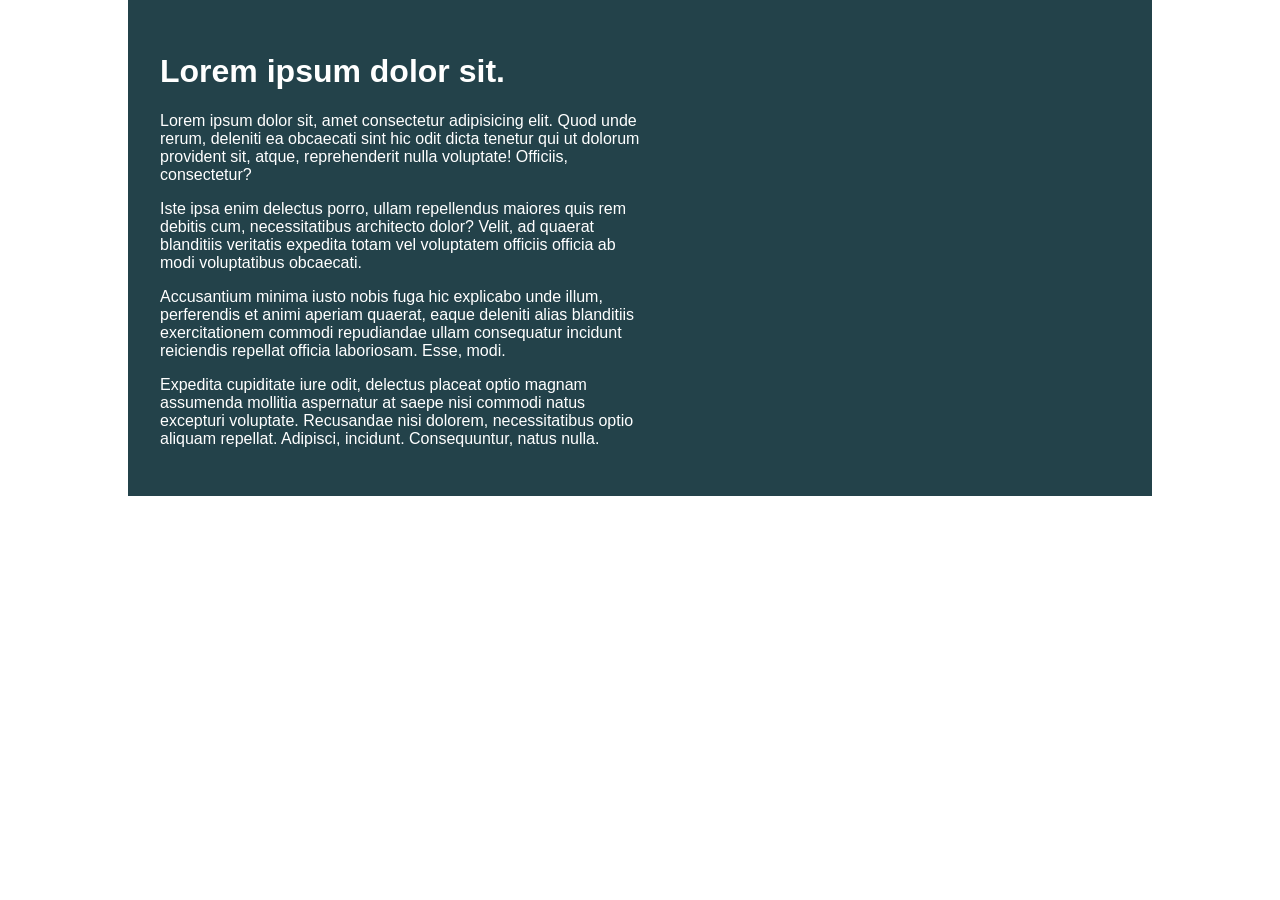
<file: challenge01/index.html>
<!doctype html>
<html lang="en">
  <head>
    <meta charset="UTF-8" />
    <meta
      name="viewport"
      content="width=device-width, initial-scale=1.0" />
    <title>Day 01</title>

    <link
      rel="stylesheet"
      href="style.css" />
  </head>

  <body>
    <div class="container">
      <div class="intro-content">
        <h1>Lorem ipsum dolor sit.</h1>
        <p>
          Lorem ipsum dolor sit, amet consectetur
          adipisicing elit. Quod unde rerum, deleniti ea
          obcaecati sint hic odit dicta tenetur qui ut
          dolorum provident sit, atque, reprehenderit nulla
          voluptate! Officiis, consectetur?
        </p>
        <p>
          Iste ipsa enim delectus porro, ullam repellendus
          maiores quis rem debitis cum, necessitatibus
          architecto dolor? Velit, ad quaerat blanditiis
          veritatis expedita totam vel voluptatem officiis
          officia ab modi voluptatibus obcaecati.
        </p>
        <p>
          Accusantium minima iusto nobis fuga hic explicabo
          unde illum, perferendis et animi aperiam quaerat,
          eaque deleniti alias blanditiis exercitationem
          commodi repudiandae ullam consequatur incidunt
          reiciendis repellat officia laboriosam. Esse,
          modi.
        </p>
        <p>
          Expedita cupiditate iure odit, delectus placeat
          optio magnam assumenda mollitia aspernatur at
          saepe nisi commodi natus excepturi voluptate.
          Recusandae nisi dolorem, necessitatibus optio
          aliquam repellat. Adipisci, incidunt.
          Consequuntur, natus nulla.
        </p>
      </div>
    </div>
  </body>
</html>
</file>
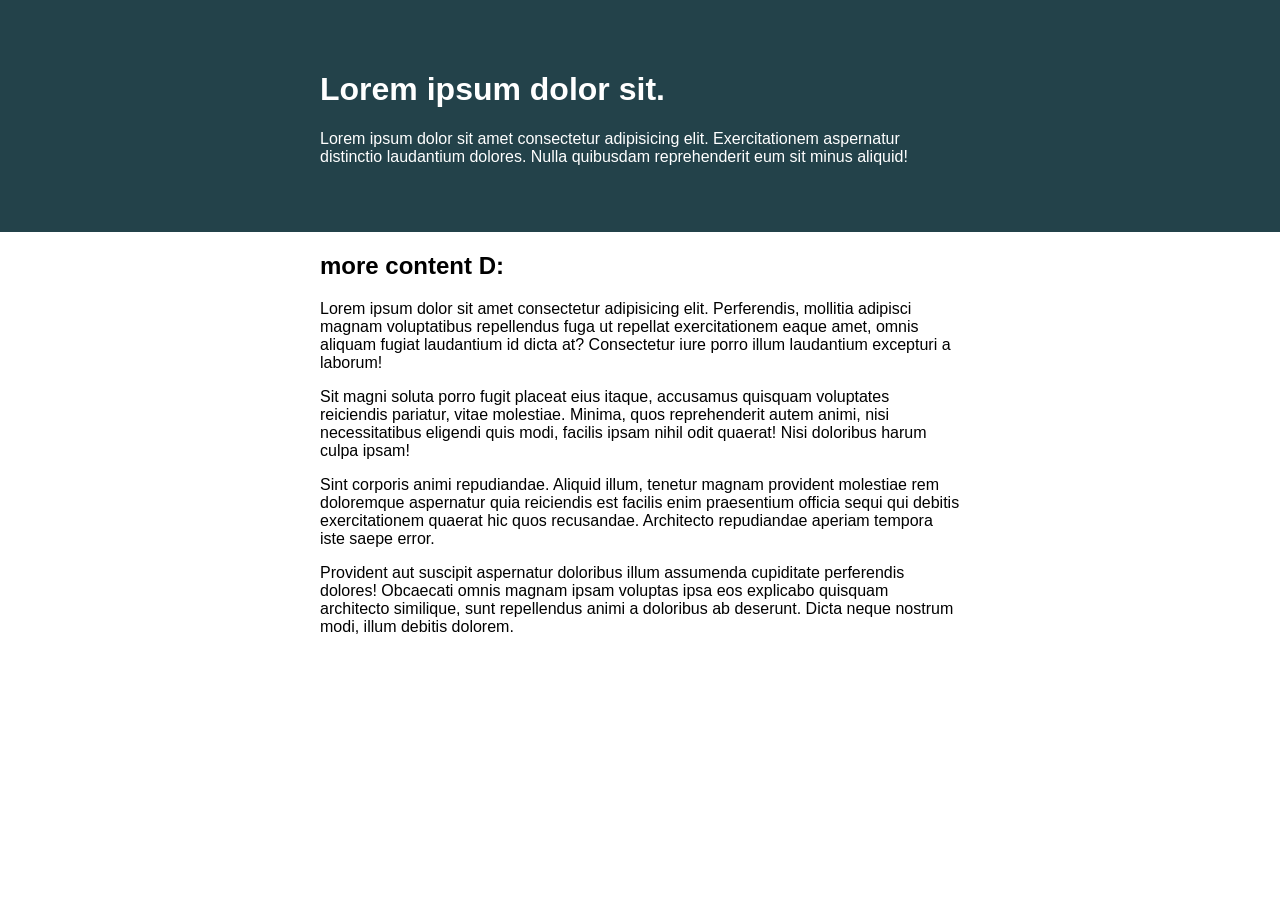
<file: challenge02/index.html>
<!doctype html>
<html lang="en">
  <head>
    <meta charset="UTF-8" />
    <meta
      name="viewport"
      content="width=device-width, initial-scale=1.0" />
    <title>Day 01</title>

    <link
      rel="stylesheet"
      href="style.css" />
  </head>
  <body>
    <div class="container">
      <div class="content">
        <h1>Lorem ipsum dolor sit.</h1>
        <p>
          Lorem ipsum dolor sit amet consectetur adipisicing
          elit. Exercitationem aspernatur distinctio
          laudantium dolores. Nulla quibusdam reprehenderit
          eum sit minus aliquid!
        </p>
      </div>
    </div>

    <div class="content">
      <h2>more content D:</h2>
      <p>
        Lorem ipsum dolor sit amet consectetur adipisicing
        elit. Perferendis, mollitia adipisci magnam
        voluptatibus repellendus fuga ut repellat
        exercitationem eaque amet, omnis aliquam fugiat
        laudantium id dicta at? Consectetur iure porro illum
        laudantium excepturi a laborum!
      </p>
      <p>
        Sit magni soluta porro fugit placeat eius itaque,
        accusamus quisquam voluptates reiciendis pariatur,
        vitae molestiae. Minima, quos reprehenderit autem
        animi, nisi necessitatibus eligendi quis modi,
        facilis ipsam nihil odit quaerat! Nisi doloribus
        harum culpa ipsam!
      </p>
      <p>
        Sint corporis animi repudiandae. Aliquid illum,
        tenetur magnam provident molestiae rem doloremque
        aspernatur quia reiciendis est facilis enim
        praesentium officia sequi qui debitis exercitationem
        quaerat hic quos recusandae. Architecto repudiandae
        aperiam tempora iste saepe error.
      </p>
      <p>
        Provident aut suscipit aspernatur doloribus illum
        assumenda cupiditate perferendis dolores! Obcaecati
        omnis magnam ipsam voluptas ipsa eos explicabo
        quisquam architecto similique, sunt repellendus
        animi a doloribus ab deserunt. Dicta neque nostrum
        modi, illum debitis dolorem.
      </p>
    </div>
  </body>
</html>
</file>
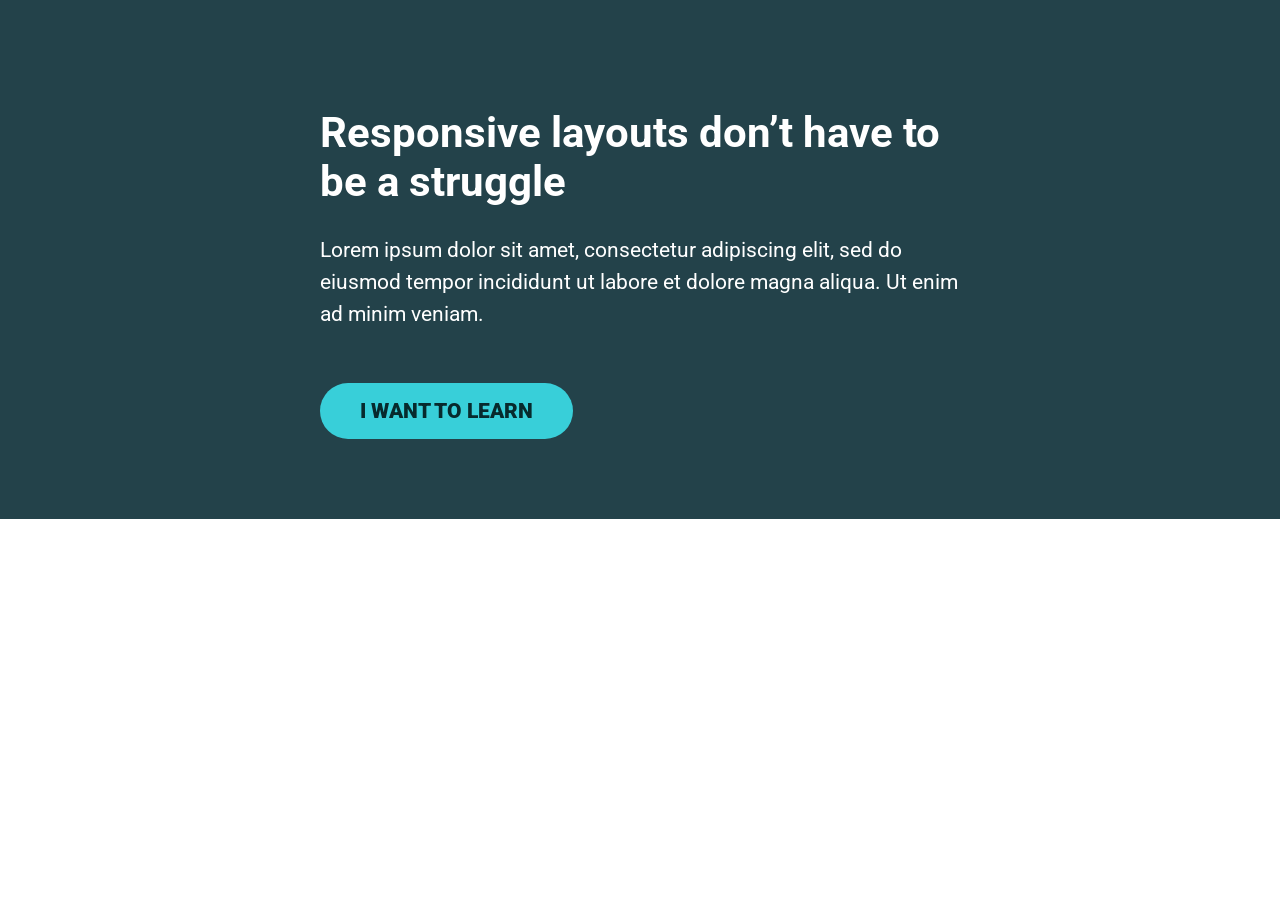
<file: challenge03/index.html>
<!doctype html>
<html lang="en">
  <head>
    <meta charset="UTF-8" />
    <meta
      name="viewport"
      content="width=device-width, initial-scale=1.0" />
    <title>Day 05</title>
    <link
      rel="preconnect"
      href="https://fonts.googleapis.com" />
    <link
      rel="preconnect"
      href="https://fonts.gstatic.com"
      crossorigin />
    <link
      href="https://fonts.googleapis.com/css2?family=Fraunces:ital,opsz,wght@0,9..144,100..900;1,9..144,100..900&family=Montserrat:ital,wght@0,100..900;1,100..900&family=Roboto:ital,wght@0,100..900;1,100..900&display=swap"
      rel="stylesheet" />
    <link
      rel="stylesheet"
      href="style.css" />
  </head>
  <body>
    <div class="container">
      <div class="content">
        <h1>
          Responsive layouts don’t have to be a struggle
        </h1>
        <p>
          Lorem ipsum dolor sit amet, consectetur adipiscing
          elit, sed do eiusmod tempor incididunt ut labore
          et dolore magna aliqua. Ut enim ad minim veniam.
        </p>
        <a href="https://google.com">I WANT TO LEARN</a>
      </div>
    </div>
  </body>
</html>
</file>
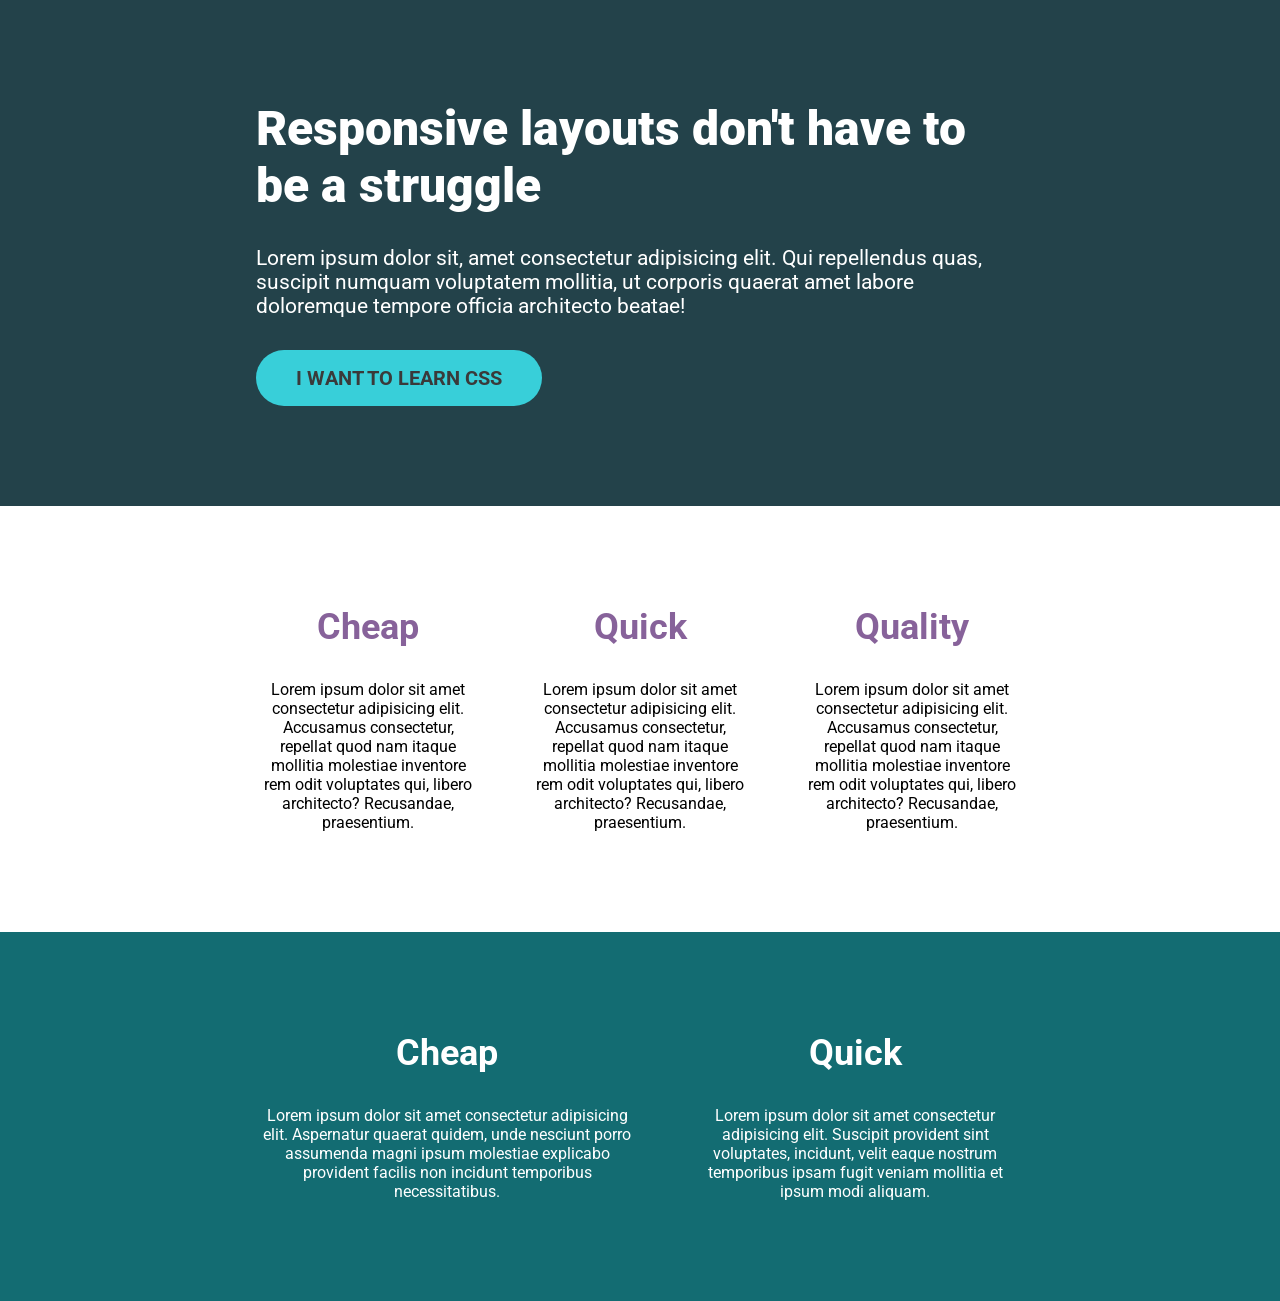
<file: flexbox-challenge01/index.html>
<!doctype html>
<html lang="en">
  <head>
    <meta charset="UTF-8" />
    <meta
      name="viewport"
      content="width=device-width, initial-scale=1.0" />
    <link
      rel="stylesheet"
      href="styles.css" />
    <link
      rel="preconnect"
      href="https://fonts.googleapis.com" />
    <link
      rel="preconnect"
      href="https://fonts.gstatic.com"
      crossorigin />
    <link
      href="https://fonts.googleapis.com/css2?family=Fraunces:ital,opsz,wght@0,9..144,100..900;1,9..144,100..900&family=Montserrat:ital,wght@0,100..900;1,100..900&family=Roboto:ital,wght@0,100..900;1,100..900&display=swap"
      rel="stylesheet" />
    <title>Document</title>
  </head>
  <body>
    <div class="hero">
      <div class="container">
        <div class="hero__content">
          <h1>
            Responsive layouts don't have to be a struggle
          </h1>
          <p>
            Lorem ipsum dolor sit, amet consectetur
            adipisicing elit. Qui repellendus quas, suscipit
            numquam voluptatem mollitia, ut corporis quaerat
            amet labore doloremque tempore officia
            architecto beatae!
          </p>
          <a href="https://www.google.com">
            I want to learn css
          </a>
        </div>
      </div>
    </div>
    <div class="feature">
      <div class="container">
        <div class="row">
          <div class="col">
            <h2 class="col-title purple">Cheap</h2>
            <p>
              Lorem ipsum dolor sit amet consectetur
              adipisicing elit. Accusamus consectetur,
              repellat quod nam itaque mollitia molestiae
              inventore rem odit voluptates qui, libero
              architecto? Recusandae, praesentium.
            </p>
          </div>
          <div class="col">
            <h2 class="col-title purple">Quick</h2>
            <p>
              Lorem ipsum dolor sit amet consectetur
              adipisicing elit. Accusamus consectetur,
              repellat quod nam itaque mollitia molestiae
              inventore rem odit voluptates qui, libero
              architecto? Recusandae, praesentium.
            </p>
          </div>
          <div class="col">
            <h2 class="col-title purple">Quality</h2>
            <p>
              Lorem ipsum dolor sit amet consectetur
              adipisicing elit. Accusamus consectetur,
              repellat quod nam itaque mollitia molestiae
              inventore rem odit voluptates qui, libero
              architecto? Recusandae, praesentium.
            </p>
          </div>
        </div>
      </div>
    </div>
    <div class="footer">
      <div class="container">
        <div class="row">
          <div class="col">
            <h2 class="col-title white">Cheap</h2>
            <p>
              Lorem ipsum dolor sit amet consectetur
              adipisicing elit. Aspernatur quaerat quidem,
              unde nesciunt porro assumenda magni ipsum
              molestiae explicabo provident facilis non
              incidunt temporibus necessitatibus.
            </p>
          </div>
          <div class="col">
            <h2 class="col-title white">Quick</h2>
            <p>
              Lorem ipsum dolor sit amet consectetur
              adipisicing elit. Suscipit provident sint
              voluptates, incidunt, velit eaque nostrum
              temporibus ipsam fugit veniam mollitia et
              ipsum modi aliquam.
            </p>
          </div>
        </div>
      </div>
    </div>
  </body>
</html>
</file>
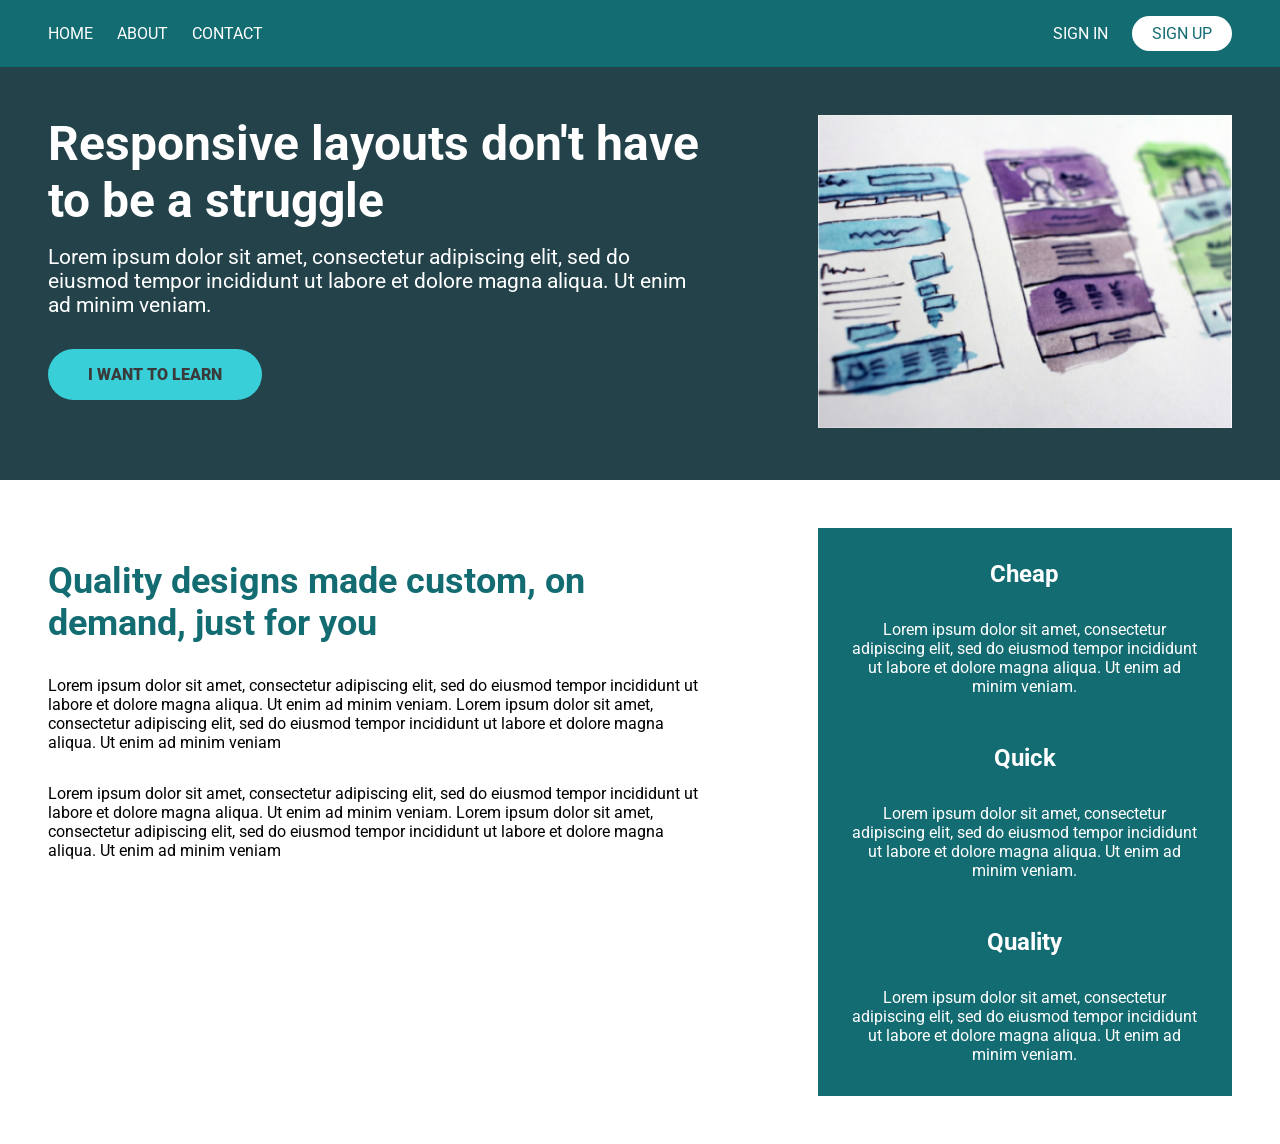
<file: flexbox-challenge02/index.html>
<!doctype html>
<html lang="en">
  <head>
    <meta charset="UTF-8" />
    <meta
      name="viewport"
      content="width=device-width, initial-scale=1.0" />
    <link
      rel="stylesheet"
      href="styles.css" />
    <link
      rel="preconnect"
      href="https://fonts.googleapis.com" />
    <link
      rel="preconnect"
      href="https://fonts.gstatic.com"
      crossorigin />
    <link
      href="https://fonts.googleapis.com/css2?family=Fraunces:ital,opsz,wght@0,9..144,100..900;1,9..144,100..900&family=Montserrat:ital,wght@0,100..900;1,100..900&family=Roboto:ital,wght@0,100..900;1,100..900&display=swap"
      rel="stylesheet" />
    <title>
      Conquering Responsive Layouts - Kenvin Powell
    </title>
  </head>
  <body>
    <header>
      <div class="container">
        <nav class="nav">
          <ul class="nav__list">
            <li class="nav__item">
              <a href="#">home</a>
            </li>
            <li class="nav__item">
              <a href="#">about</a>
            </li>
            <li class="nav__item">
              <a href="#">contact</a>
            </li>
            <li class="nav__item push-right">
              <a href="#">sign in</a>
            </li>
            <li class="nav__item">
              <a href="#">sign up</a>
            </li>
          </ul>
        </nav>
      </div>
    </header>
    <section class="hero">
      <div class="container">
        <div class="hero__text">
          <h1>
            Responsive layouts don't have to be a struggle
          </h1>
          <p>
            Lorem ipsum dolor sit amet, consectetur
            adipiscing elit, sed do eiusmod tempor
            incididunt ut labore et dolore magna aliqua. Ut
            enim ad minim veniam.
          </p>
          <a href="https://www.google.com">
            I want to learn
          </a>
        </div>
        <div class="hero__image">
          <img
            src="hero-img.jpg"
            alt="hero image" />
        </div>
      </div>
    </section>
    <main class="main">
      <div class="container">
        <div class="main-col-1">
          <h2>
            Quality designs made custom, on demand, just for
            you
          </h2>
          <p>
            Lorem ipsum dolor sit amet, consectetur
            adipiscing elit, sed do eiusmod tempor
            incididunt ut labore et dolore magna aliqua. Ut
            enim ad minim veniam. Lorem ipsum dolor sit
            amet, consectetur adipiscing elit, sed do
            eiusmod tempor incididunt ut labore et dolore
            magna aliqua. Ut enim ad minim veniam
          </p>
          <p>
            Lorem ipsum dolor sit amet, consectetur
            adipiscing elit, sed do eiusmod tempor
            incididunt ut labore et dolore magna aliqua. Ut
            enim ad minim veniam. Lorem ipsum dolor sit
            amet, consectetur adipiscing elit, sed do
            eiusmod tempor incididunt ut labore et dolore
            magna aliqua. Ut enim ad minim veniam
          </p>
        </div>
        <div class="main-col-2">
          <div class="feature">
            <h2>Cheap</h2>
            <p>
              Lorem ipsum dolor sit amet, consectetur
              adipiscing elit, sed do eiusmod tempor
              incididunt ut labore et dolore magna aliqua.
              Ut enim ad minim veniam.
            </p>
          </div>
          <div class="feature">
            <h2>Quick</h2>
            <p>
              Lorem ipsum dolor sit amet, consectetur
              adipiscing elit, sed do eiusmod tempor
              incididunt ut labore et dolore magna aliqua.
              Ut enim ad minim veniam.
            </p>
          </div>
          <div class="feature">
            <h2>Quality</h2>
            <p>
              Lorem ipsum dolor sit amet, consectetur
              adipiscing elit, sed do eiusmod tempor
              incididunt ut labore et dolore magna aliqua.
              Ut enim ad minim veniam.
            </p>
          </div>
        </div>
      </div>
    </main>
  </body>
</html>
</file>
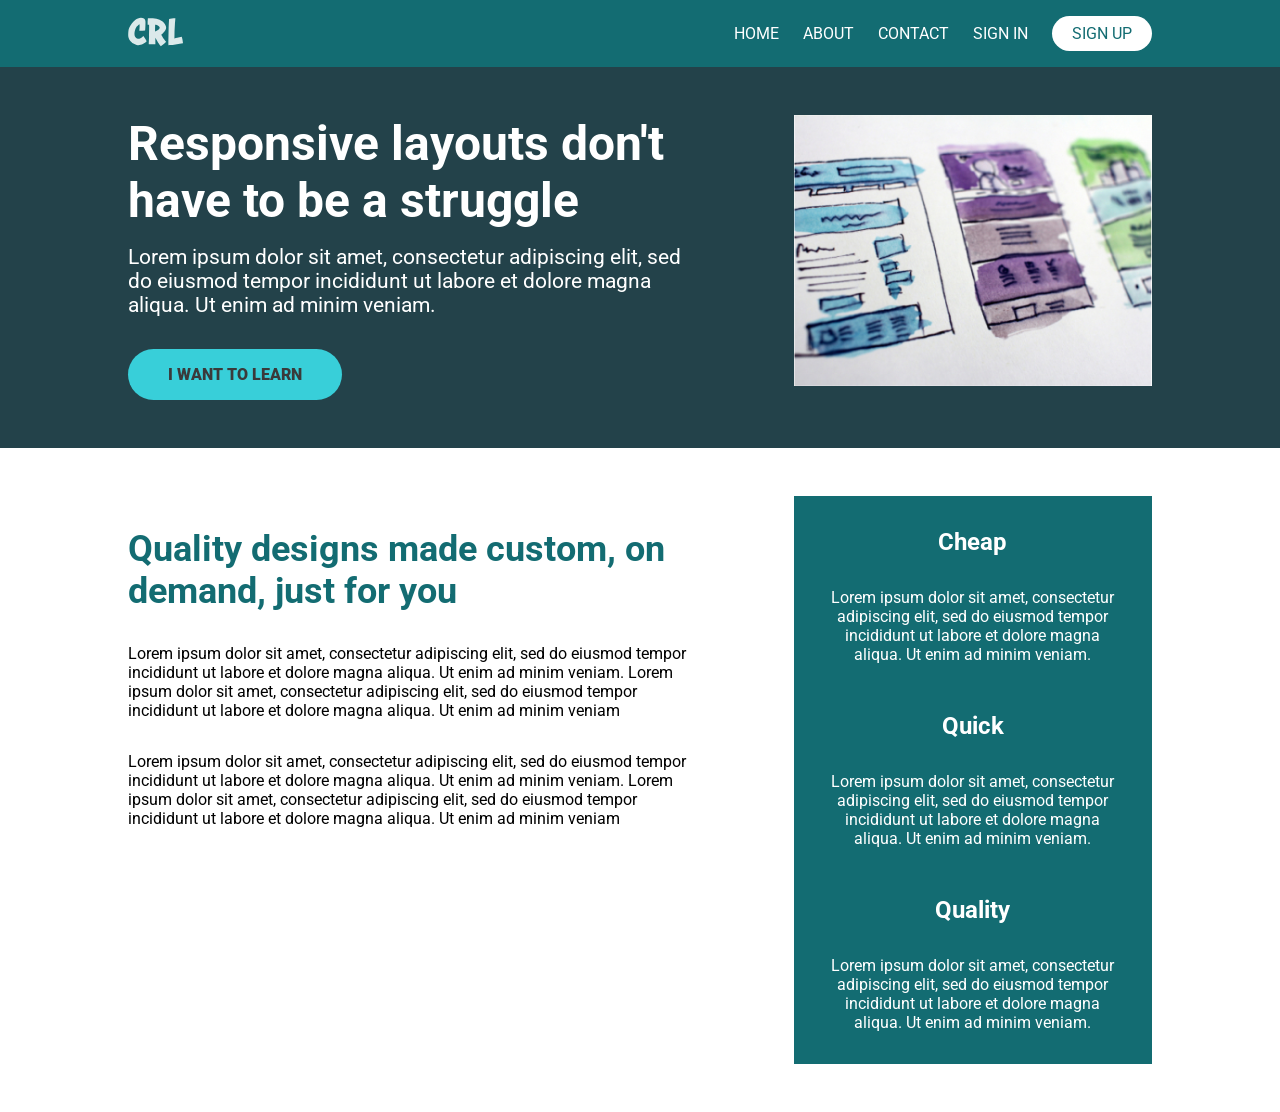
<file: flexbox-challenge02_03/index.html>
<!doctype html>
<html lang="en">
  <head>
    <meta charset="UTF-8" />
    <meta
      name="viewport"
      content="width=device-width, initial-scale=1.0" />
    <link
      rel="stylesheet"
      href="styles.css" />
    <link
      rel="preconnect"
      href="https://fonts.googleapis.com" />
    <link
      rel="preconnect"
      href="https://fonts.gstatic.com"
      crossorigin />
    <link
      href="https://fonts.googleapis.com/css2?family=Fraunces:ital,opsz,wght@0,9..144,100..900;1,9..144,100..900&family=Montserrat:ital,wght@0,100..900;1,100..900&family=Roboto:ital,wght@0,100..900;1,100..900&display=swap"
      rel="stylesheet" />
    <title>
      Conquering Responsive Layouts - Kenvin Powell
    </title>
  </head>
  <body>
    <header>
      <div class="container row items-center">
        <a href="#">
          <img
            src="logo.svg"
            alt="" />
        </a>
        <nav class="nav">
          <ul class="nav__list">
            <li class="nav__item">
              <a href="#">home</a>
            </li>
            <li class="nav__item">
              <a href="#">about</a>
            </li>
            <li class="nav__item">
              <a href="#">contact</a>
            </li>
            <li class="nav__item">
              <a href="#">sign in</a>
            </li>
            <li class="nav__item">
              <a href="#">sign up</a>
            </li>
          </ul>
        </nav>
      </div>
    </header>
    <section class="hero">
      <div class="container row">
        <div class="hero__text">
          <h1>
            Responsive layouts don't have to be a struggle
          </h1>
          <p>
            Lorem ipsum dolor sit amet, consectetur
            adipiscing elit, sed do eiusmod tempor
            incididunt ut labore et dolore magna aliqua. Ut
            enim ad minim veniam.
          </p>
          <a href="https://www.google.com">
            I want to learn
          </a>
        </div>
        <div class="hero__image">
          <img
            src="hero-img.jpg"
            alt="hero image" />
        </div>
      </div>
    </section>
    <main class="main">
      <div class="container row">
        <div class="main-col-1">
          <h2>
            Quality designs made custom, on demand, just for
            you
          </h2>
          <p>
            Lorem ipsum dolor sit amet, consectetur
            adipiscing elit, sed do eiusmod tempor
            incididunt ut labore et dolore magna aliqua. Ut
            enim ad minim veniam. Lorem ipsum dolor sit
            amet, consectetur adipiscing elit, sed do
            eiusmod tempor incididunt ut labore et dolore
            magna aliqua. Ut enim ad minim veniam
          </p>
          <p>
            Lorem ipsum dolor sit amet, consectetur
            adipiscing elit, sed do eiusmod tempor
            incididunt ut labore et dolore magna aliqua. Ut
            enim ad minim veniam. Lorem ipsum dolor sit
            amet, consectetur adipiscing elit, sed do
            eiusmod tempor incididunt ut labore et dolore
            magna aliqua. Ut enim ad minim veniam
          </p>
        </div>
        <div class="main-col-2">
          <div class="feature">
            <h2>Cheap</h2>
            <p>
              Lorem ipsum dolor sit amet, consectetur
              adipiscing elit, sed do eiusmod tempor
              incididunt ut labore et dolore magna aliqua.
              Ut enim ad minim veniam.
            </p>
          </div>
          <div class="feature">
            <h2>Quick</h2>
            <p>
              Lorem ipsum dolor sit amet, consectetur
              adipiscing elit, sed do eiusmod tempor
              incididunt ut labore et dolore magna aliqua.
              Ut enim ad minim veniam.
            </p>
          </div>
          <div class="feature">
            <h2>Quality</h2>
            <p>
              Lorem ipsum dolor sit amet, consectetur
              adipiscing elit, sed do eiusmod tempor
              incididunt ut labore et dolore magna aliqua.
              Ut enim ad minim veniam.
            </p>
          </div>
        </div>
      </div>
    </main>
  </body>
</html>
</file>
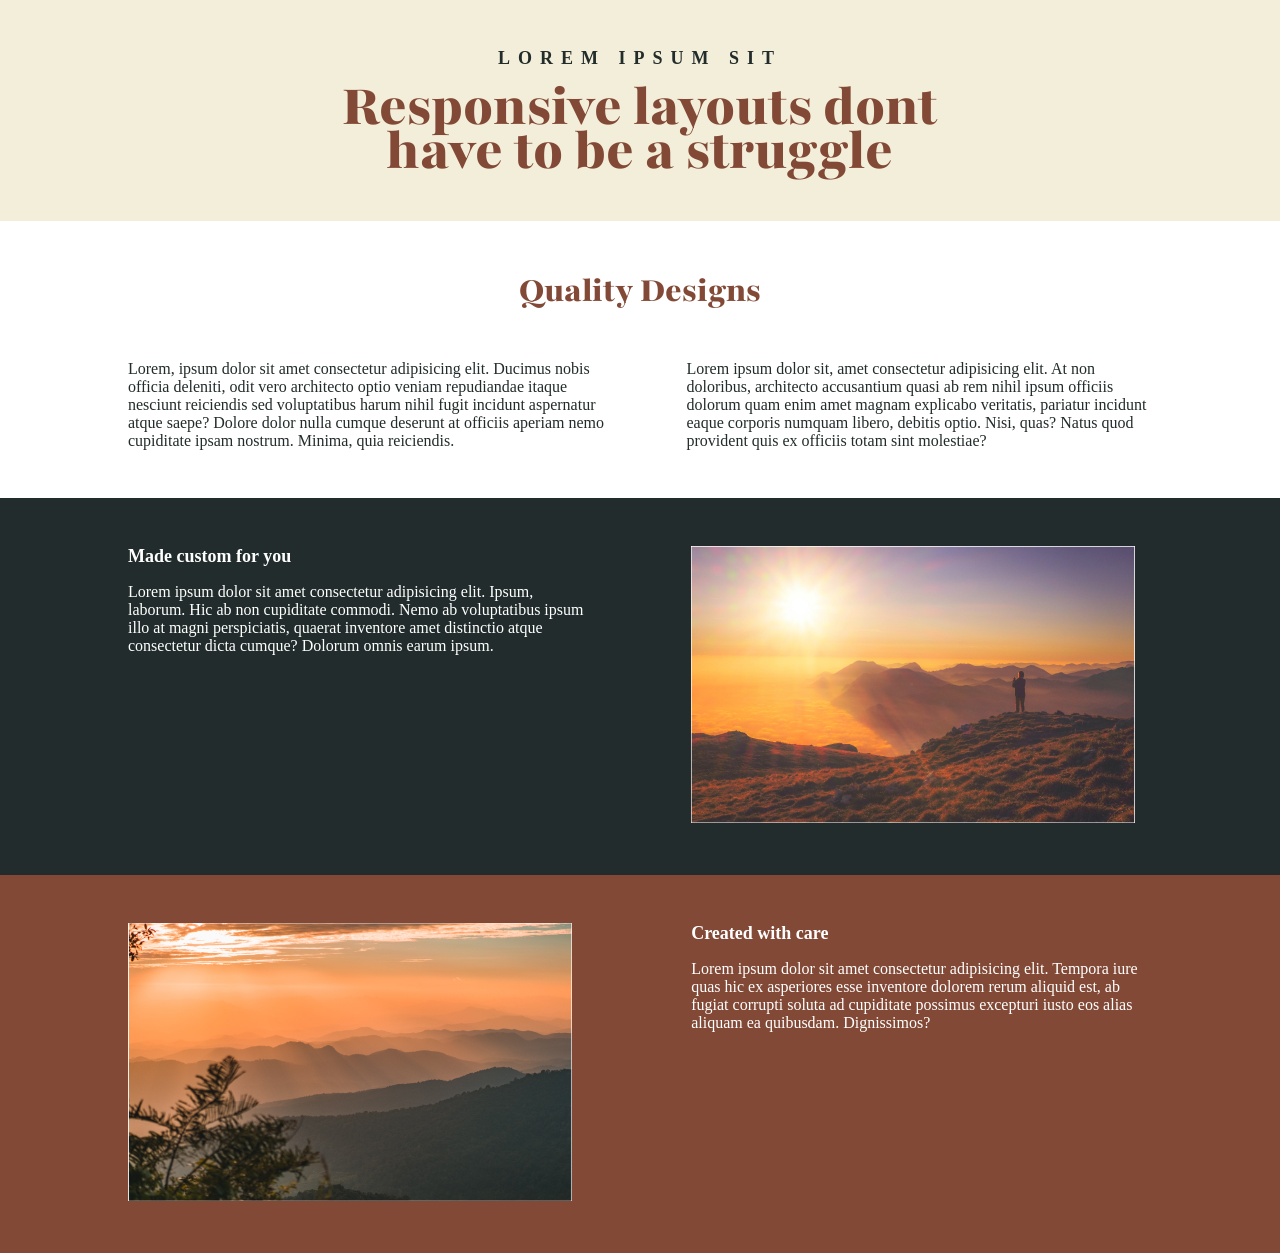
<file: flexbox-challenge04/index.html>
<!doctype html>
<html lang="en">
  <head>
    <meta charset="UTF-8" />
    <meta
      name="viewport"
      content="width=device-width, initial-scale=1.0" />
    <link
      rel="stylesheet"
      href="styles.css" />
    <title>Document</title>
    <link
      rel="preconnect"
      href="https://fonts.googleapis.com" />
    <link
      rel="preconnect"
      href="https://fonts.gstatic.com"
      crossorigin />
    <link
      href="https://fonts.googleapis.com/css2?family=Fraunces:ital,opsz,wght@0,9..144,100..900;1,9..144,100..900&family=Montserrat:ital,wght@0,100..900;1,100..900&family=Roboto:ital,wght@0,100..900;1,100..900&display=swap"
      rel="stylesheet" />
    <link
      rel="preconnect"
      href="https://fonts.googleapis.com" />
    <link
      rel="preconnect"
      href="https://fonts.gstatic.com"
      crossorigin />
    <link
      href="https://fonts.googleapis.com/css2?family=Fraunces:ital,opsz,wght@0,9..144,100..900;1,9..144,100..900&family=Montserrat:ital,wght@0,100..900;1,100..900&family=Playfair:ital,opsz,wght@0,5..1200,300..900;1,5..1200,300..900&family=Roboto:ital,wght@0,100..900;1,100..900&display=swap"
      rel="stylesheet" />
  </head>
  <body>
    <div class="hero">
      <div class="container">
        <h3 class="subtitle">lorem ipsum sit</h3>
        <h1 class="title">
          Responsive layouts dont have to be a struggle
        </h1>
      </div>
    </div>
    <div class="feature">
      <div class="container">
        <h3 class="feature__title">Quality Designs</h3>
        <div class="feature__text">
          <p>
            Lorem, ipsum dolor sit amet consectetur
            adipisicing elit. Ducimus nobis officia
            deleniti, odit vero architecto optio veniam
            repudiandae itaque nesciunt reiciendis sed
            voluptatibus harum nihil fugit incidunt
            aspernatur atque saepe? Dolore dolor nulla
            cumque deserunt at officiis aperiam nemo
            cupiditate ipsam nostrum. Minima, quia
            reiciendis.
          </p>
          <p>
            Lorem ipsum dolor sit, amet consectetur
            adipisicing elit. At non doloribus, architecto
            accusantium quasi ab rem nihil ipsum officiis
            dolorum quam enim amet magnam explicabo
            veritatis, pariatur incidunt eaque corporis
            numquam libero, debitis optio. Nisi, quas? Natus
            quod provident quis ex officiis totam sint
            molestiae?
          </p>
        </div>
      </div>
    </div>
    <div class="card card-one">
      <div class="container row">
        <div class="card__text">
          <h3>Made custom for you</h3>
          <p>
            Lorem ipsum dolor sit amet consectetur
            adipisicing elit. Ipsum, laborum. Hic ab non
            cupiditate commodi. Nemo ab voluptatibus ipsum
            illo at magni perspiciatis, quaerat inventore
            amet distinctio atque consectetur dicta cumque?
            Dolorum omnis earum ipsum.
          </p>
        </div>
        <div class="card__image">
          <img
            src="image-01.jpg"
            alt="" />
        </div>
      </div>
    </div>
    <div class="card card-two">
      <div class="container row">
        <div class="card__image">
          <img
            src="image-02.jpg"
            alt="" />
        </div>
        <div class="card__text">
          <h3>Created with care</h3>
          <p>
            Lorem ipsum dolor sit amet consectetur
            adipisicing elit. Tempora iure quas hic ex
            asperiores esse inventore dolorem rerum aliquid
            est, ab fugiat corrupti soluta ad cupiditate
            possimus excepturi iusto eos alias aliquam ea
            quibusdam. Dignissimos?
          </p>
        </div>
      </div>
    </div>
  </body>
</html>
</file>
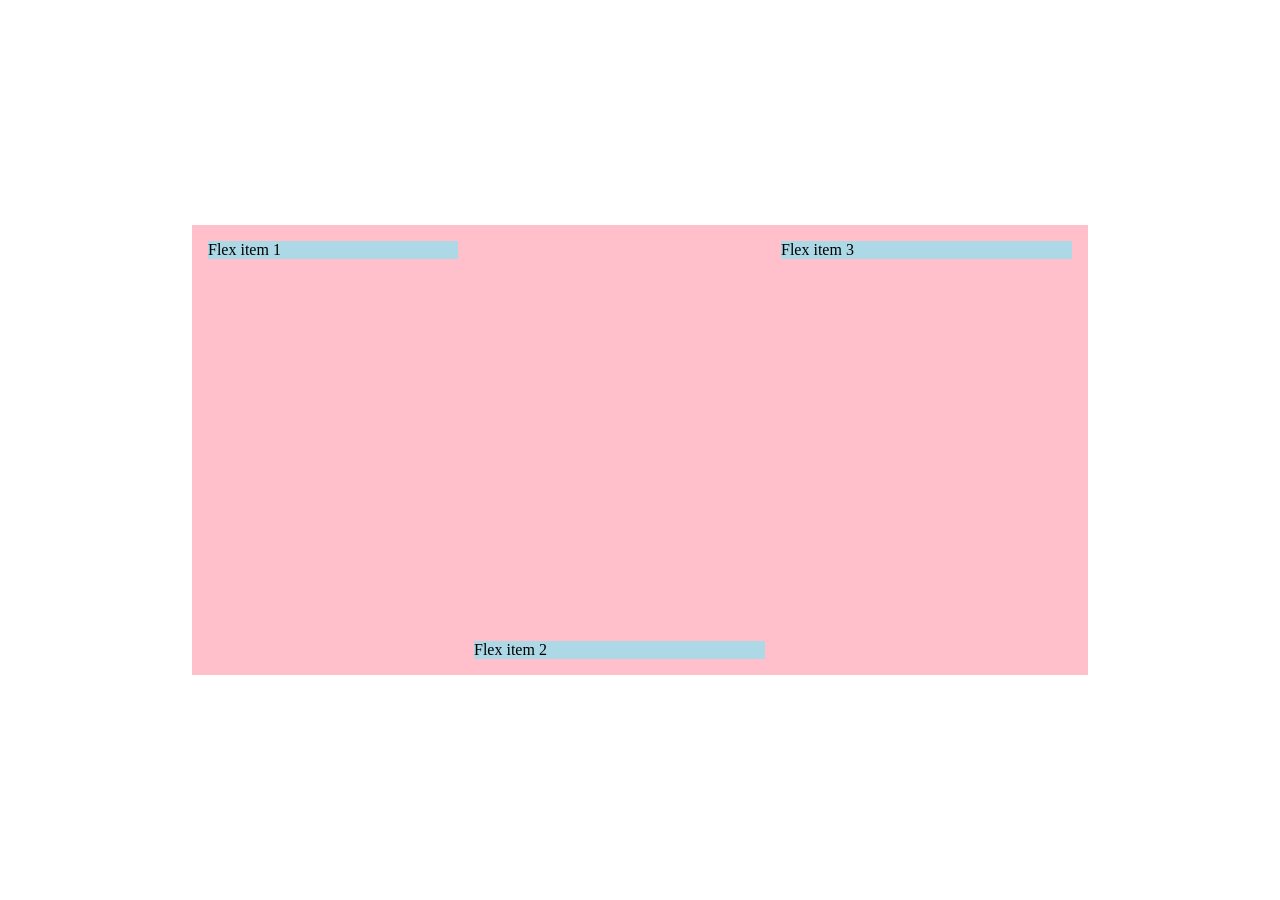
<file: flexbox-kp-youtube/index.html>
<!doctype html>
<html lang="en">
  <head>
    <meta charset="UTF-8" />
    <meta
      name="viewport"
      content="width=device-width, initial-scale=1.0" />
    <link
      rel="stylesheet"
      href="styles.css" />
    <title>Document</title>
  </head>
  <body>
    <div class="container">
      <div class="item one">Flex item 1</div>
      <div class="item two">Flex item 2</div>
      <div class="item three">Flex item 3</div>
    </div>
  </body>
</html>
</file>
<file: challenge01/style.css>
/* INSTRUCTIONS
 *
 * 1) Limit the total width of
 *    the .intro-conent to about half
 *    of it's parent
 *
 * 2) Stop the text from overflowing
 *    out the bottom at small screen
 *    widths
 *
 * You may modify the HTML if needed
 *
 */

* {
  box-sizing: border-box;
}

body {
  margin: 0;
  font-family: sans-serif;
}

.container {
  background: #23424a;
  color: white;

  width: 80%;
  margin: 0 auto;
  padding: 2em;
  /* height: 300px; */
}

.intro-content {
  width: 50%;
}
</file>
<file: challenge02/style.css>
/* INSTRUCTIONS
 *
 * 1) Keep the text inside .intro-content
 *    in the same place, but have the background
 *    extend from one side of the viewport
 *    to the other, no matter how wide or narrow
 *    the browser is.
 *
 * 2) Limit the maximum width of the text in the
 *    bottom area.
 *
 * You may modify the HTML if needed
 * (you probably should for this challenge)
 *
 */

* {
  box-sizing: border-box;
}

body {
  margin: 0;
  font-family: sans-serif;
}

.container {
  /* width: 80%; */
  /* max-width: 750px; */
  margin: 0 auto;
  background: #23424a;
  color: white;
  padding: 50px 0;
}

.content {
  max-width: 750px;
  margin: 0 auto;
  width: 50%;
}
</file>
<file: challenge03/style.css>
/* INSTRUCTIONS
 *
 * 1) Keep the text inside .intro-content
 *    in the same place, but have the background
 *    extend from one side of the viewport
 *    to the other, no matter how wide or narrow
 *    the browser is.
 *
 * 2) Limit the maximum width of the text in the
 *    bottom area.
 *
 * You may modify the HTML if needed
 * (you probably should for this challenge)
 *
 */

* {
  box-sizing: border-box;
}

body {
  margin: 0;
  font-family: Roboto;
  font-size: 1.3rem;
}

.container {
  margin: 0 auto;
  background: #23424a;
  color: white;
}

.content {
  max-width: 50%;
  padding: 5rem 0;
  margin: 0 auto;

  p {
    line-height: 2rem;
  }

  a {
    display: inline-block;
    padding: 1rem 2.5rem;
    background-color: #38cfd9;
    text-decoration: none;
    font-weight: 900;
    color: #072a2d;
    border-radius: 2rem;
    margin-top: 2rem;
  }
}
</file>
<file: flexbox-challenge01/styles.css>
* {
  margin: 0;
  padding: 0;
  box-sizing: border-box;
  font-family: Roboto, sans-serif;
}

.container {
  margin: 0 auto;
  max-width: 60%;
}

.row {
  display: flex;
  gap: 3rem;

  .col {
    text-align: center;
  }
}

.col-title {
  font-size: 2.25rem;
}

.col-title.white {
  color: #fff;
}

.col-title.purple {
  color: #87629a;
}

.hero {
  padding: 100px 0;
  background-color: #23424a;

  .hero__content {
    color: #fff;

    h1 {
      font-size: 3rem;
      font-weight: 900;
    }

    p {
      margin-top: 2rem;
      font-size: 1.3125rem;
    }

    a {
      display: inline-block;
      margin-top: 2rem;
      background-color: #38cfd9;
      padding: 1rem 2.5rem;
      border-radius: 100px;
      text-decoration: none;
      text-transform: uppercase;
      font-weight: 700;
      font-size: 1.25rem;
      color: #3a3a3a;
    }
  }
}

.feature {
  padding: 100px 0;

  p {
    margin-top: 2rem;
  }
}

.footer {
  padding: 100px 0;
  background-color: #136c72;

  p {
    color: white;
    margin-top: 2rem;
  }
}
</file>
<file: flexbox-challenge02/styles.css>
* {
  font-family: Roboto, sans-serif;
  margin: 0;
  padding: 0;
  box-sizing: border-box;
}

.container {
  display: flex;
  padding: 0 3rem;
  justify-content: space-between;
}

.hero {
  background-color: #23424a;
  padding: 3rem 0;
  .hero__text {
    width: 55%;
    color: #fff;

    h1 {
      font-size: 3rem;
    }

    p {
      margin-top: 1rem;
      font-size: 1.3125rem;
    }

    a {
      display: inline-block;
      text-decoration: none;
      background-color: #38cfd9;
      padding: 1rem 2.5rem;
      color: #3a3a3a;
      margin-top: 2rem;
      border-radius: 100px;
      text-transform: uppercase;
      font-weight: 900;
    }

    a:hover {
      background-color: #136c72;
    }
  }

  .hero__image {
    width: 35%;

    img {
      width: 100%;
    }
  }
}

.main {
  padding: 3rem 0;
  .main-col-1 {
    width: 55%;
    padding: 2rem 0;
    h2 {
      font-size: 2.25rem;
      color: #136c72;
    }

    p {
      margin-top: 2rem;
    }
  }

  .main-col-2 {
    width: 35%;
    display: flex;
    flex-direction: column;
    padding: 2rem;
    background-color: #136c72;
    color: white;
    gap: 3rem;
    text-align: center;

    p {
      margin-top: 2rem;
    }
  }
}
header {
  background-color: #136c72;
}

nav {
  width: 100%;
  .nav__list {
    width: 100%;
    padding: 1.5rem 0;
    list-style: none;
    display: flex;
    gap: 1.5rem;

    .nav__item a {
      text-decoration: none;
      color: #fff;
      text-transform: uppercase;
    }

    .nav__item:last-child a {
      color: #136c72;
      background-color: #fff;
      padding: 0.5rem 1.25rem;
      border-radius: 100px;
    }

    .nav__item.push-right {
      margin-left: auto;
    }
  }
}
</file>
<file: flexbox-challenge02_03/styles.css>
* {
  font-family: Roboto, sans-serif;
  margin: 0;
  padding: 0;
  box-sizing: border-box;
}

.row {
  display: flex;
  justify-content: space-between;
}

.items-center {
  align-items: center;
}

.container {
  width: 80%;
  max-width: 1100px;
  margin: 0 auto;
}

.hero {
  background-color: #23424a;
  padding: 3rem 0;
  .hero__text {
    width: 55%;
    color: #fff;

    h1 {
      font-size: 3rem;
    }

    p {
      margin-top: 1rem;
      font-size: 1.3125rem;
    }

    a {
      display: inline-block;
      text-decoration: none;
      background-color: #38cfd9;
      padding: 1rem 2.5rem;
      color: #3a3a3a;
      margin-top: 2rem;
      border-radius: 100px;
      text-transform: uppercase;
      font-weight: 900;
    }

    a:hover {
      background-color: #136c72;
    }
  }

  .hero__image {
    width: 35%;

    img {
      width: 100%;
    }
  }
}

.main {
  padding: 3rem 0;
  .main-col-1 {
    width: 55%;
    padding: 2rem 0;
    h2 {
      font-size: 2.25rem;
      color: #136c72;
    }

    p {
      margin-top: 2rem;
    }
  }

  .main-col-2 {
    width: 35%;
    display: flex;
    flex-direction: column;
    padding: 2rem;
    background-color: #136c72;
    color: white;
    gap: 3rem;
    text-align: center;

    p {
      margin-top: 2rem;
    }
  }
}
header {
  background-color: #136c72;
}

nav {
  .nav__list {
    padding: 1.5rem 0;
    list-style: none;
    display: flex;
    gap: 1.5rem;
    align-items: center;

    .nav__item a {
      text-decoration: none;
      color: #fff;
      text-transform: uppercase;
    }

    .nav__item:last-child a {
      color: #136c72;
      background-color: #fff;
      padding: 0.5rem 1.25rem;
      border-radius: 100px;
    }

    .nav__item.push-right {
      margin-left: auto;
    }
  }
}

@media (max-width: 600px) {
  .row:not(header .row) {
    display: block;
  }

  .hero {
    .hero__text,
    .hero__image {
      width: 100%;
    }

    .hero__image {
      margin-top: 2em;
    }
  }

  .main {
    .main-col-1,
    .main-col-2 {
      width: 100%;
    }
  }
}
</file>
<file: flexbox-challenge04/styles.css>
* {
  font-family: Roboto sans-serif;
  margin: 0;
  padding: 0;
  box-sizing: border-box;
}

.container {
  width: 80%;
  max-width: 1128px;
  margin: 0 auto;
}

.hero {
  padding: 3rem 0;
  background-color: #f3eed9;
  text-align: center;
}

.subtitle {
  font-size: 1.125rem;
  text-transform: uppercase;
  letter-spacing: 8px;
  margin-bottom: 1rem;
  color: #222c2a;
}

.title {
  font-family: 'Playfair', serif;
  font-size: 3.75rem;
  max-width: 60%;
  margin: 0 auto;
  color: #824936;
  font-weight: 900;
  line-height: 2.75rem;
}

.feature {
  padding: 3rem 0;
}

.feature__title {
  text-align: center;
  font-family: 'Playfair', serif;
  color: #824936;
  font-size: 2.25rem;
  font-weight: 900;
}

.feature__text {
  margin-top: 3rem;
  display: flex;
  gap: 4rem;
  color: #222c2a;
}

.card {
  padding: 3rem 0;
  color: #fff;
}

.card-one {
  background-color: #222c2c;
}

.card-two {
  background-color: #824936;
}

.row {
  display: flex;
  justify-content: space-between;
}

.card__image,
.card__text {
  flex-basis: 45%;
  /* border: 2px solid greenyellow; */
}

.card__text {
  h3 {
    font-size: 1.125rem;
    margin-bottom: 1rem;
  }
}
</file>
<file: flexbox-kp-youtube/styles.css>
* {
  margin: 0;
  padding: 0;
  box-sizing: border-box;
}

.container {
  background-color: pink;
  height: 50vh;
  width: 70vw;
  padding: 0.5em;
  margin: 25vh auto 0;

  display: flex;
  flex-direction: row;

  align-items: flex-start;
}

.item {
  background-color: lightblue;
  margin: 0.5em;
}

.one {
  flex: 0 0 250px;
}

.two {
  flex: 1 0 250px;
  align-self: flex-end;
  order: 0;
}

.three {
  flex: 1 1 250px;
}
</file>
